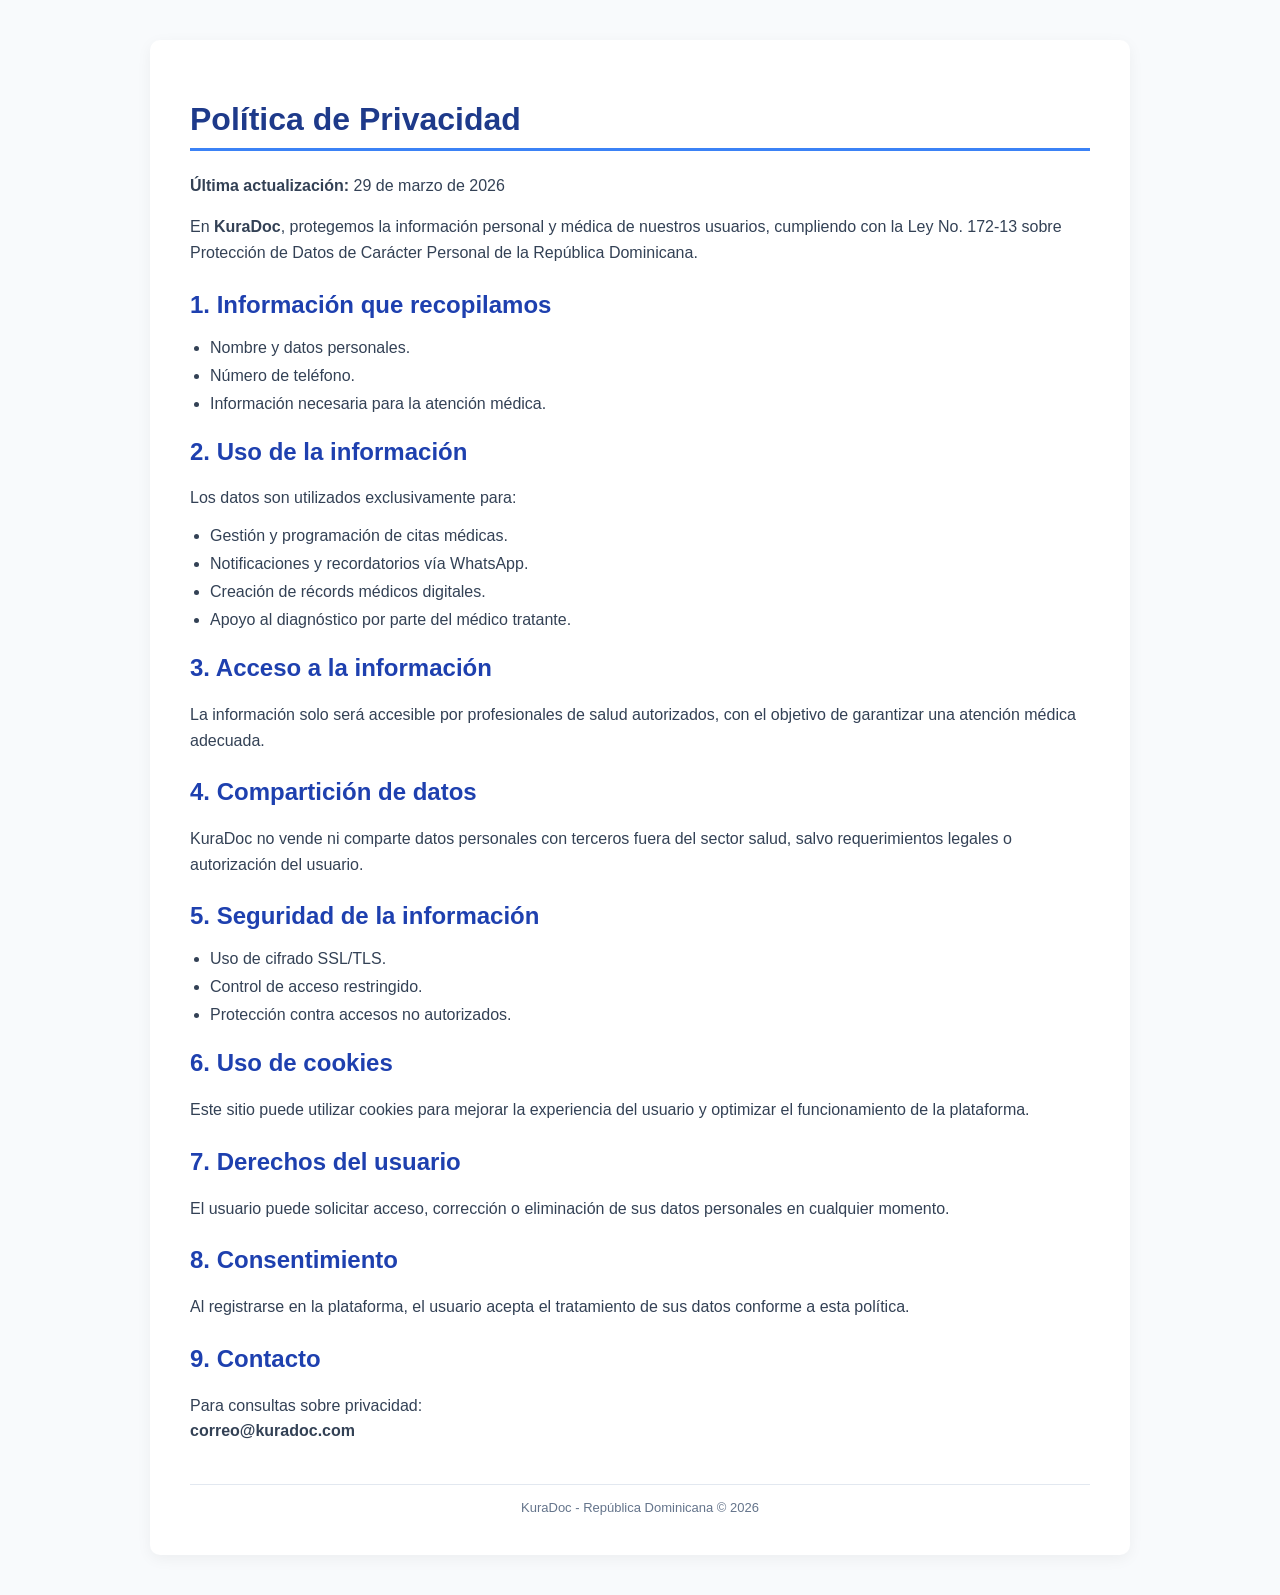
<file: privacidad.html>
<!DOCTYPE html>
<html lang="es">
<head>
  <meta charset="UTF-8">
  <meta name="viewport" content="width=device-width, initial-scale=1.0">
  <title>Política de Privacidad - KuraDoc</title>

  <style>
    body {
      font-family: Arial, sans-serif;
      background: #f8fafc;
      margin: 0;
      padding: 0;
      color: #334155;
    }

    .container {
      max-width: 900px;
      margin: 40px auto;
      background: #ffffff;
      padding: 40px;
      border-radius: 10px;
      box-shadow: 0 4px 15px rgba(0,0,0,0.05);
    }

    h1 {
      color: #1e3a8a;
      border-bottom: 3px solid #3b82f6;
      padding-bottom: 10px;
    }

    h2 {
      margin-top: 25px;
      color: #1e40af;
    }

    p {
      line-height: 1.6;
    }

    ul {
      padding-left: 20px;
    }

    li {
      margin-bottom: 10px;
    }

    .footer {
      margin-top: 40px;
      font-size: 13px;
      color: #64748b;
      border-top: 1px solid #e2e8f0;
      padding-top: 15px;
      text-align: center;
    }
  </style>
</head>

<body>

<div class="container">

  <h1>Política de Privacidad</h1>
  <p><strong>Última actualización:</strong> 29 de marzo de 2026</p>

  <p>
    En <strong>KuraDoc</strong>, protegemos la información personal y médica de nuestros usuarios,
    cumpliendo con la Ley No. 172-13 sobre Protección de Datos de Carácter Personal de la República Dominicana.
  </p>

  <h2>1. Información que recopilamos</h2>
  <ul>
    <li>Nombre y datos personales.</li>
    <li>Número de teléfono.</li>
    <li>Información necesaria para la atención médica.</li>
  </ul>

  <h2>2. Uso de la información</h2>
  <p>Los datos son utilizados exclusivamente para:</p>
  <ul>
    <li>Gestión y programación de citas médicas.</li>
    <li>Notificaciones y recordatorios vía WhatsApp.</li>
    <li>Creación de récords médicos digitales.</li>
    <li>Apoyo al diagnóstico por parte del médico tratante.</li>
  </ul>

  <h2>3. Acceso a la información</h2>
  <p>
    La información solo será accesible por profesionales de salud autorizados,
    con el objetivo de garantizar una atención médica adecuada.
  </p>

  <h2>4. Compartición de datos</h2>
  <p>
    KuraDoc no vende ni comparte datos personales con terceros fuera del sector salud,
    salvo requerimientos legales o autorización del usuario.
  </p>

  <h2>5. Seguridad de la información</h2>
  <ul>
    <li>Uso de cifrado SSL/TLS.</li>
    <li>Control de acceso restringido.</li>
    <li>Protección contra accesos no autorizados.</li>
  </ul>

  <h2>6. Uso de cookies</h2>
  <p>
    Este sitio puede utilizar cookies para mejorar la experiencia del usuario
    y optimizar el funcionamiento de la plataforma.
  </p>

  <h2>7. Derechos del usuario</h2>
  <p>
    El usuario puede solicitar acceso, corrección o eliminación de sus datos personales
    en cualquier momento.
  </p>

  <h2>8. Consentimiento</h2>
  <p>
    Al registrarse en la plataforma, el usuario acepta el tratamiento de sus datos
    conforme a esta política.
  </p>

  <h2>9. Contacto</h2>
  <p>
    Para consultas sobre privacidad:
    <br><strong>correo@kuradoc.com</strong>
  </p>

  <div class="footer">
    KuraDoc - República Dominicana © 2026
  </div>

</div>

</body>
</html>
</file>
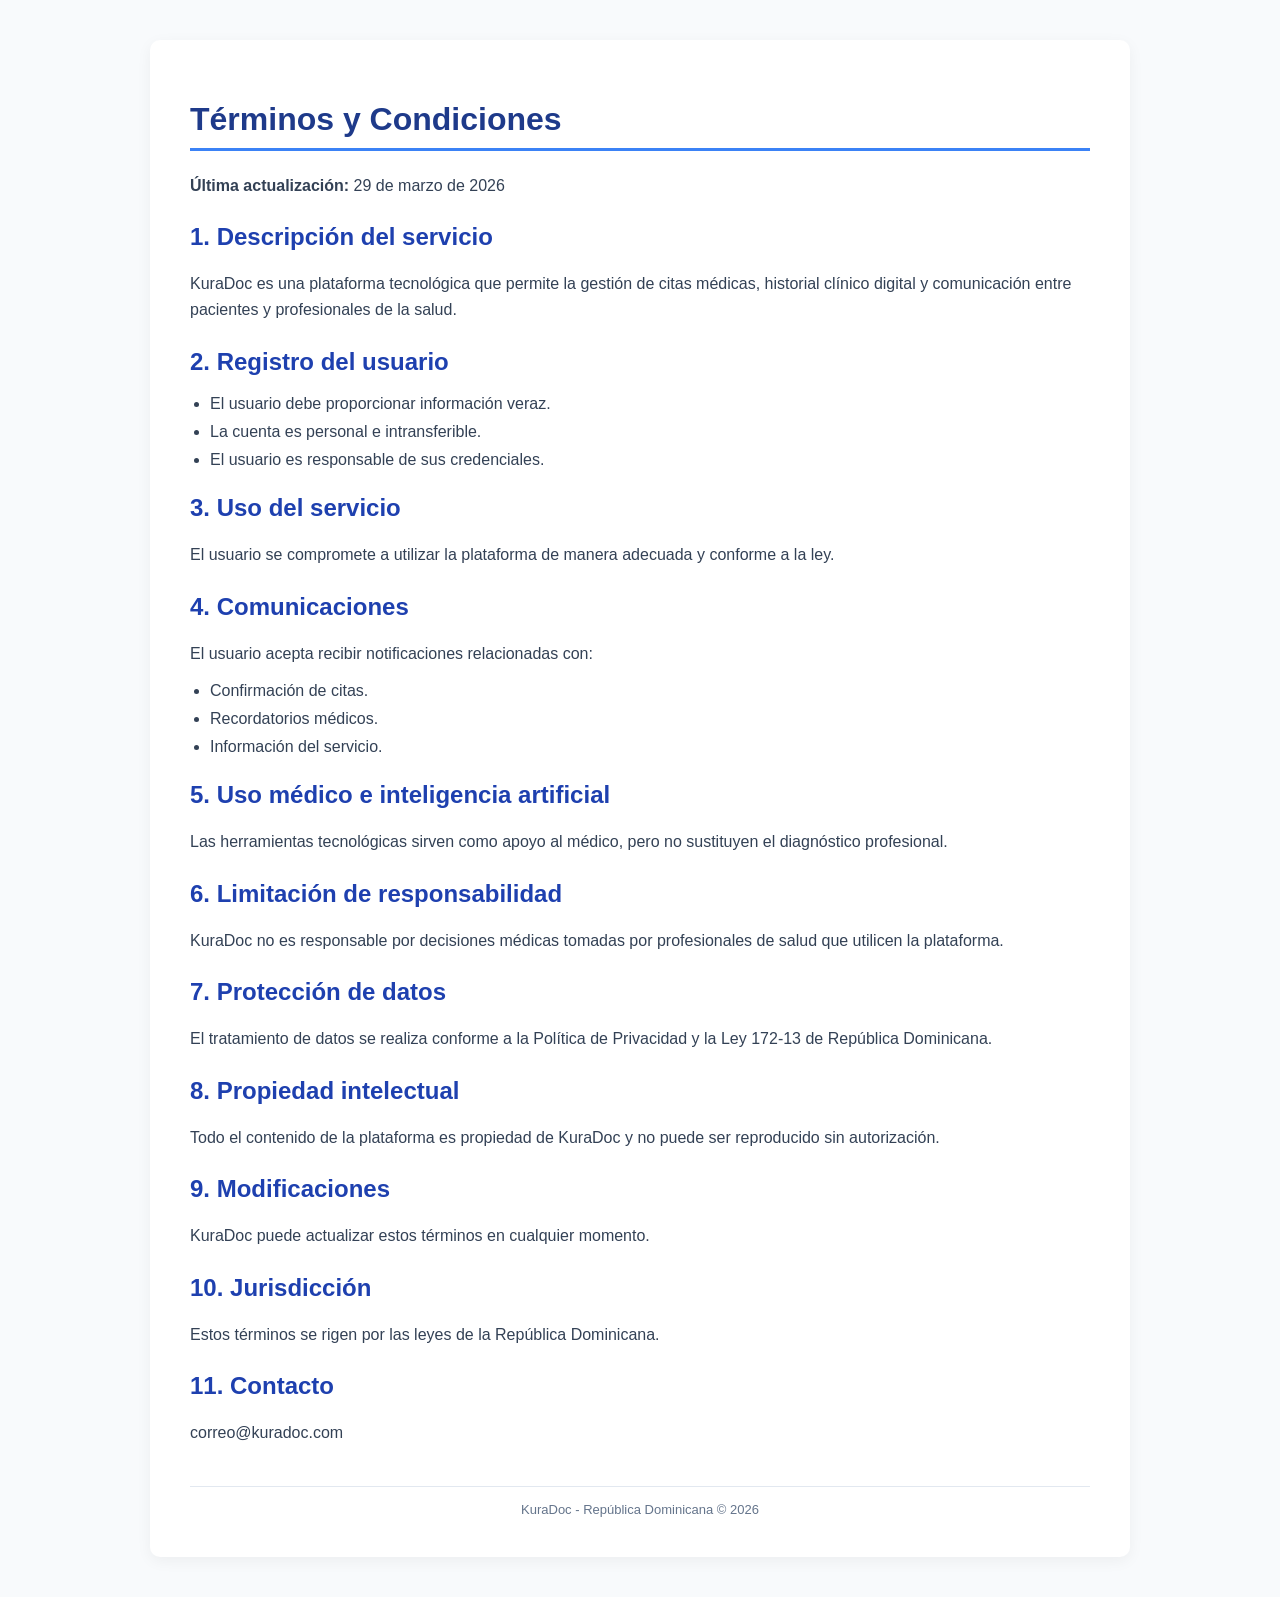
<file: terminos.html>
<!DOCTYPE html>
<html lang="es">
<head>
  <meta charset="UTF-8">
  <meta name="viewport" content="width=device-width, initial-scale=1.0">
  <title>Términos y Condiciones - KuraDoc</title>

  <style>
    body {
      font-family: Arial, sans-serif;
      background: #f8fafc;
      margin: 0;
      padding: 0;
      color: #334155;
    }

    .container {
      max-width: 900px;
      margin: 40px auto;
      background: #ffffff;
      padding: 40px;
      border-radius: 10px;
      box-shadow: 0 4px 15px rgba(0,0,0,0.05);
    }

    h1 {
      color: #1e3a8a;
      border-bottom: 3px solid #3b82f6;
      padding-bottom: 10px;
    }

    h2 {
      margin-top: 25px;
      color: #1e40af;
    }

    p {
      line-height: 1.6;
    }

    ul {
      padding-left: 20px;
    }

    li {
      margin-bottom: 10px;
    }

    .footer {
      margin-top: 40px;
      font-size: 13px;
      color: #64748b;
      border-top: 1px solid #e2e8f0;
      padding-top: 15px;
      text-align: center;
    }
  </style>
</head>

<body>

<div class="container">

  <h1>Términos y Condiciones</h1>
  <p><strong>Última actualización:</strong> 29 de marzo de 2026</p>

  <h2>1. Descripción del servicio</h2>
  <p>
    KuraDoc es una plataforma tecnológica que permite la gestión de citas médicas,
    historial clínico digital y comunicación entre pacientes y profesionales de la salud.
  </p>

  <h2>2. Registro del usuario</h2>
  <ul>
    <li>El usuario debe proporcionar información veraz.</li>
    <li>La cuenta es personal e intransferible.</li>
    <li>El usuario es responsable de sus credenciales.</li>
  </ul>

  <h2>3. Uso del servicio</h2>
  <p>
    El usuario se compromete a utilizar la plataforma de manera adecuada
    y conforme a la ley.
  </p>

  <h2>4. Comunicaciones</h2>
  <p>
    El usuario acepta recibir notificaciones relacionadas con:
  </p>
  <ul>
    <li>Confirmación de citas.</li>
    <li>Recordatorios médicos.</li>
    <li>Información del servicio.</li>
  </ul>

  <h2>5. Uso médico e inteligencia artificial</h2>
  <p>
    Las herramientas tecnológicas sirven como apoyo al médico,
    pero no sustituyen el diagnóstico profesional.
  </p>

  <h2>6. Limitación de responsabilidad</h2>
  <p>
    KuraDoc no es responsable por decisiones médicas tomadas por profesionales
    de salud que utilicen la plataforma.
  </p>

  <h2>7. Protección de datos</h2>
  <p>
    El tratamiento de datos se realiza conforme a la Política de Privacidad
    y la Ley 172-13 de República Dominicana.
  </p>

  <h2>8. Propiedad intelectual</h2>
  <p>
    Todo el contenido de la plataforma es propiedad de KuraDoc
    y no puede ser reproducido sin autorización.
  </p>

  <h2>9. Modificaciones</h2>
  <p>
    KuraDoc puede actualizar estos términos en cualquier momento.
  </p>

  <h2>10. Jurisdicción</h2>
  <p>
    Estos términos se rigen por las leyes de la República Dominicana.
  </p>

  <h2>11. Contacto</h2>
  <p>
    correo@kuradoc.com
  </p>

  <div class="footer">
    KuraDoc - República Dominicana © 2026
  </div>

</div>

</body>
</html>
</file>
